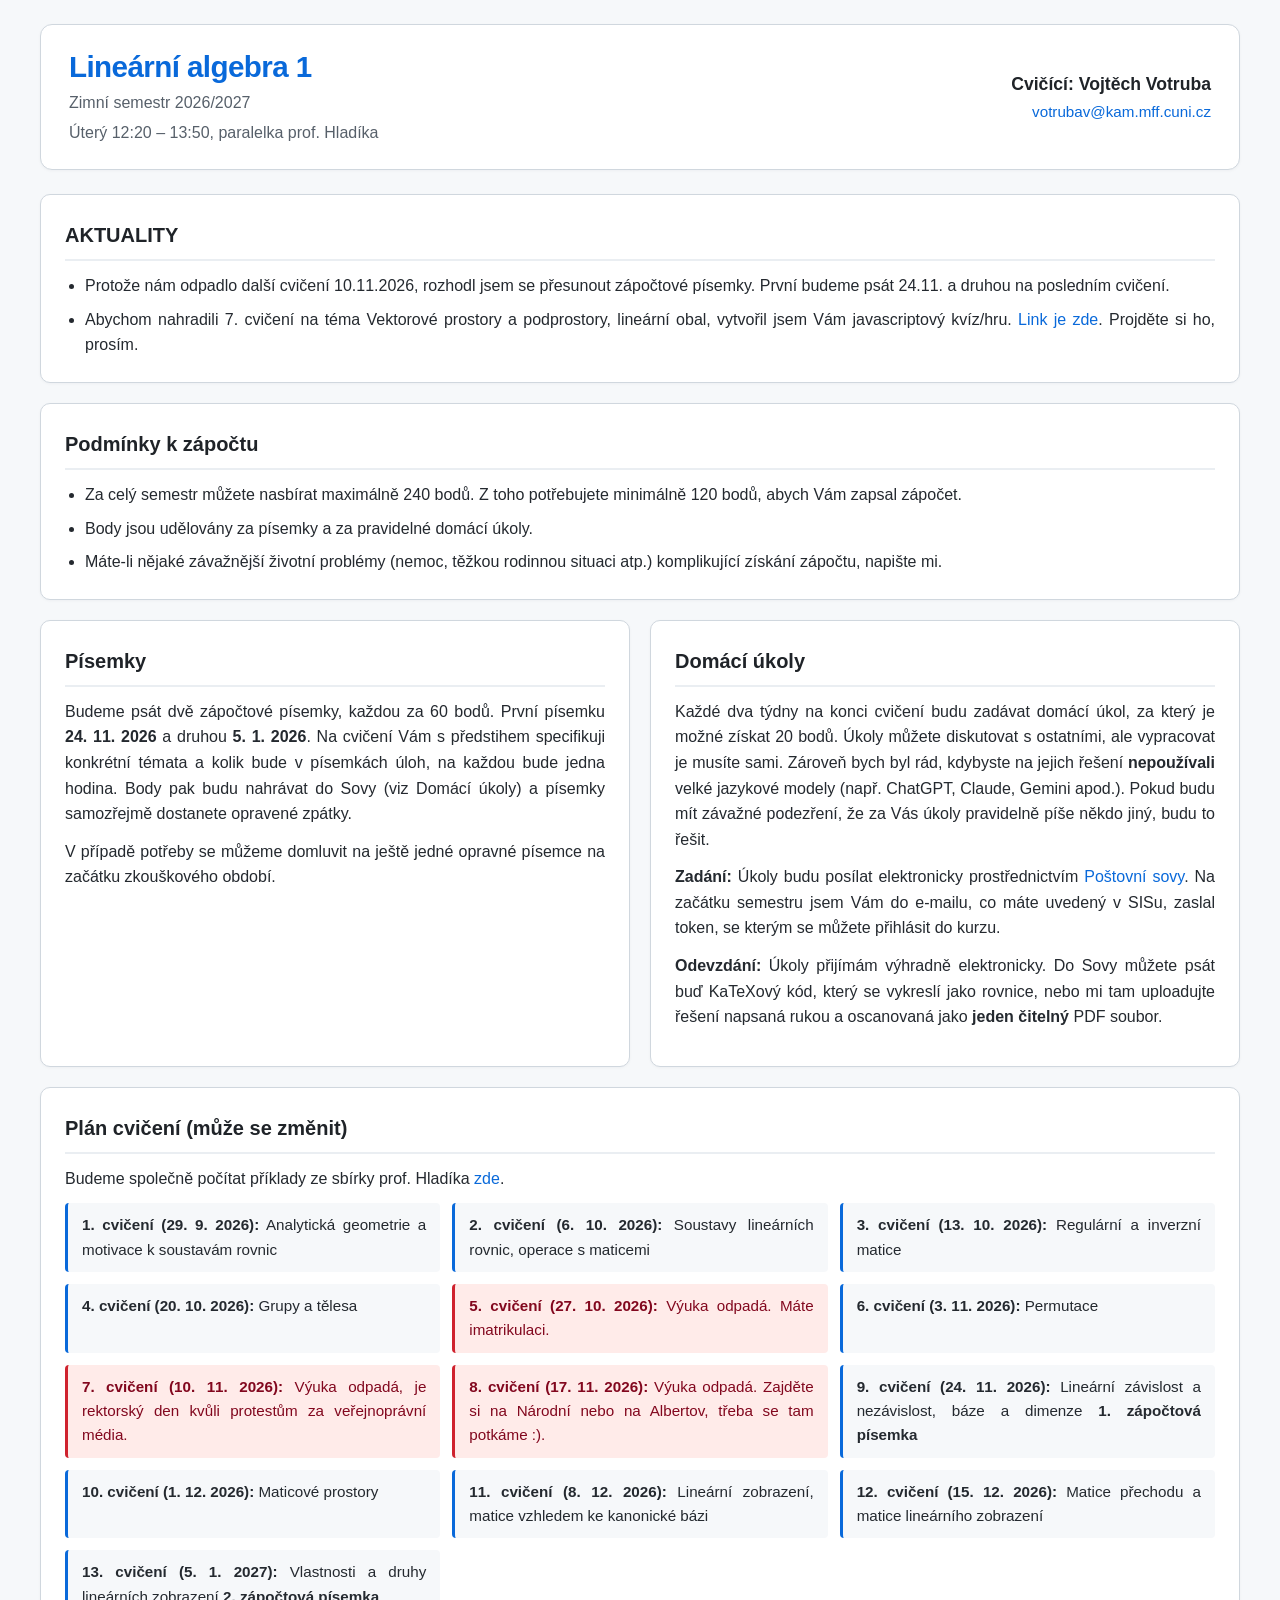
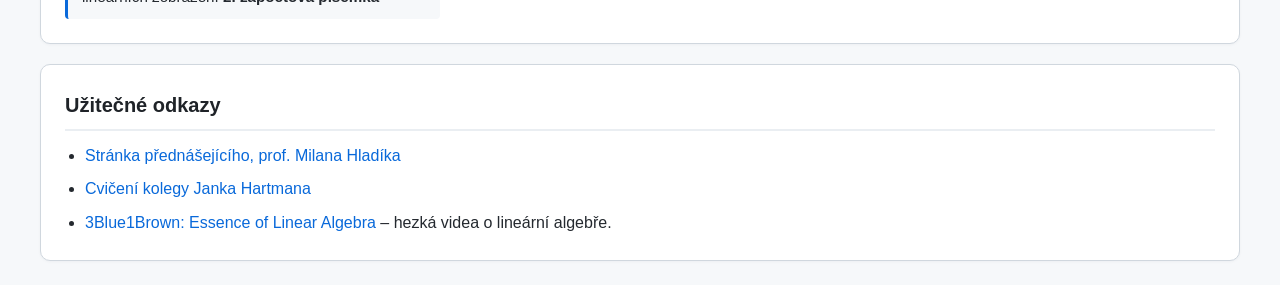
<file: index.html>
<!DOCTYPE html>
<html lang="cs">
<head>
  <meta charset="UTF-8">
  <meta name="viewport" content="width=device-width, initial-scale=1.0">
  <title>LA 1 (2026/2027)</title>
  <link rel="icon" type="image/x-icon" href="public/favicon.ico">
  <link rel="stylesheet" href="public/style.css">
</head>
<body>

  <div class="page-container">
    
    <header class="page-header">
      <div class="header-title">
        <h1>Lineární algebra 1</h1>
        <p class="semester-tag">Zimní semestr 2026/2027</p>
        <p class="semester-tag">Úterý 12:20 – 13:50, paralelka prof. Hladíka</p>
      </div>

      <div class="header-profile">
        <div class="profile-details">
          <span class="instructor-name">Cvičící: Vojtěch Votruba</span>
          <a href="mailto:votrubav@kam.mff.cuni.cz" class="instructor-mail">votrubav@kam.mff.cuni.cz</a>
        </div>
      </div>
    </header>

    <main class="content-grid">

      <section class="card span-full">
        <h2>AKTUALITY</h2>
        <ul>
          <li>Protože nám odpadlo další cvičení 10.11.2026, rozhodl jsem se přesunout zápočtové písemky. První budeme psát 24.11. a druhou na posledním cvičení.</li>
          <li>Abychom nahradili 7. cvičení na téma Vektorové prostory a podprostory, lineární obal, vytvořil jsem Vám javascriptový kvíz/hru. <a href="/hra.html">Link je zde</a>. Projděte si ho, prosím.</li>
        </ul>
      </section>

      <section class="card span-full">
        <h2>Podmínky k zápočtu</h2>
        <ul>
          <li>Za celý semestr můžete nasbírat maximálně 240 bodů. Z toho potřebujete minimálně 120 bodů, abych Vám zapsal zápočet.</li>
          <li>Body jsou udělovány za písemky a za pravidelné domácí úkoly.</li>
          <li>Máte-li nějaké závažnější životní problémy (nemoc, těžkou rodinnou situaci atp.) komplikující získání zápočtu, napište mi.</li>
        </ul>
      </section>

      <section class="card">
        <h2>Písemky</h2>
        <p>Budeme psát dvě zápočtové písemky, každou za 60 bodů. První písemku <strong>24. 11. 2026</strong> a druhou <strong>5. 1. 2026</strong>. Na cvičení Vám s předstihem specifikuji konkrétní témata a kolik bude v písemkách úloh, na každou bude jedna hodina. Body pak budu nahrávat do Sovy (viz Domácí úkoly) a písemky samozřejmě dostanete opravené zpátky.</p>
        <p>V případě potřeby se můžeme domluvit na ještě jedné opravné písemce na začátku zkouškového období.</p>
      </section>

      <section class="card">
        <h2>Domácí úkoly</h2>
        <p>Každé dva týdny na konci cvičení budu zadávat domácí úkol, za který je možné získat 20 bodů. Úkoly můžete diskutovat s ostatními, ale vypracovat je musíte sami. Zároveň bych byl rád, kdybyste na jejich řešení <strong>nepoužívali</strong> velké jazykové modely (např. ChatGPT, Claude, Gemini apod.). Pokud budu mít závažné podezření, že za Vás úkoly pravidelně píše někdo jiný, budu to řešit.</p>
        <p><strong>Zadání:</strong> Úkoly budu posílat elektronicky prostřednictvím <a href="https://owl.mff.cuni.cz/" target="_blank" rel="noopener">Poštovní sovy</a>. Na začátku semestru jsem Vám do e-mailu, co máte uvedený v SISu, zaslal token, se kterým se můžete přihlásit do kurzu.</p>
        <p><strong>Odevzdání:</strong> Úkoly přijímám výhradně elektronicky. Do Sovy můžete psát buď KaTeXový kód, který se vykreslí jako rovnice, nebo mi tam uploadujte řešení napsaná rukou a oscanovaná jako <strong>jeden čitelný</strong> PDF soubor.</p>
      </section>

      <section class="card span-full">
        <h2>Plán cvičení (může se změnit)</h2>
        <p>Budeme společně počítat příklady ze sbírky prof. Hladíka <a href="https://kam.mff.cuni.cz/~hladik/LA1/cv_la_zadani.pdf" target="_blank" rel="noopener">zde</a>.</p>
        <div class="syllabus-list">
          <div class="syllabus-item">
            <strong>1. cvičení (29. 9. 2026):</strong> Analytická geometrie a motivace k soustavám rovnic
          </div>
          <div class="syllabus-item">
            <strong>2. cvičení (6. 10. 2026):</strong> Soustavy lineárních rovnic, operace s maticemi
          </div>
          <div class="syllabus-item">
            <strong>3. cvičení (13. 10. 2026):</strong> Regulární a inverzní matice
          </div>
          <div class="syllabus-item">
            <strong>4. cvičení (20. 10. 2026):</strong> Grupy a tělesa
          </div>
          <div class="syllabus-item syllabus-holiday">
            <strong>5. cvičení (27. 10. 2026):</strong> Výuka odpadá. Máte imatrikulaci.
          </div>
          <div class="syllabus-item">
            <strong>6. cvičení (3. 11. 2026):</strong> Permutace
          </div>
          <div class="syllabus-item syllabus-holiday">
            <strong>7. cvičení (10. 11. 2026):</strong> Výuka odpadá, je rektorský den kvůli protestům za veřejnoprávní média.
          </div>
          <div class="syllabus-item syllabus-holiday">
            <strong>8. cvičení (17. 11. 2026):</strong> Výuka odpadá. Zajděte si na Národní nebo na Albertov, třeba se tam potkáme :).
          </div>
          <div class="syllabus-item">
            <strong>9. cvičení (24. 11. 2026):</strong>  Lineární závislost a nezávislost, báze a dimenze <strong>1. zápočtová písemka</strong>
          </div>
          <div class="syllabus-item">
            <strong>10. cvičení (1. 12. 2026):</strong> Maticové prostory
          </div>
          <div class="syllabus-item">
            <strong>11. cvičení (8. 12. 2026):</strong> Lineární zobrazení, matice vzhledem ke kanonické bázi
          </div>
          <div class="syllabus-item">
            <strong>12. cvičení (15. 12. 2026):</strong> Matice přechodu a matice lineárního zobrazení 
          </div>
          <div class="syllabus-item">
            <strong>13. cvičení (5. 1. 2027):</strong> Vlastnosti a druhy lineárních zobrazení <strong>2. zápočtová písemka</strong>
          </div>
        </div>
      </section>

      <section class="card span-full" id="odkazy">
        <h2>Užitečné odkazy</h2>
        <ul class="links-list">
          <li><a href="https://kam.mff.cuni.cz/~hladik/LA/" target="_blank" rel="noopener">Stránka přednášejícího, prof. Milana Hladíka</a></li>
          <li><a href="https://kam.mff.cuni.cz/~hartmaj/teaching/2627/la1/about.html" target="_blank" rel="noopener">Cvičení kolegy Janka Hartmana</a></li>
          <li><a href="https://www.youtube.com/playlist?list=PLZHQObOWTQDPD3MizzM2xVFitgF8hE_ab" target="_blank" rel="noopener">3Blue1Brown: Essence of Linear Algebra</a> – hezká videa o lineární algebře.</li>
        </ul>
      </section>

    </main>

  </div>

</body>
</html>
</file>
<file: public/style.css>
/* Reset */
*, *::before, *::after {
box-sizing: border-box;
margin: 0;
padding: 0;
}

body {
font-family: -apple-system, BlinkMacSystemFont, "Segoe UI", Roboto, "Helvetica Neue", Arial, sans-serif;
line-height: 1.6;
color: #24292f;
background-color: #f6f8fa;
padding: 24px 20px;
}

/* Page container */
.page-container {
max-width: 1200px;
margin: 0 auto;
}

/* Header */
.page-header {
display: flex;
justify-content: space-between;
align-items: center;
gap: 20px;
padding: 24px 28px;
background: #ffffff;
border: 1px solid #d0d7de;
border-radius: 12px;
margin-bottom: 24px;
box-shadow: 0 1px 3px rgba(31, 35, 40, 0.04);
}

.header-title h1 {
font-size: 1.85rem;
font-weight: 700;
color: #0969da;
letter-spacing: -0.02em;
line-height: 1.25;
}

.semester-tag {
color: #57606a;
font-size: 1rem;
margin-top: 4px;
}

.header-profile {
display: flex;
align-items: center;
gap: 18px;
text-align: right;
flex-shrink: 0;
}

.profile-details {
display: flex;
flex-direction: column;
}

.instructor-name {
font-weight: 600;
font-size: 1.1rem;
color: #1f2328;
}

.instructor-mail {
color: #0969da;
text-decoration: none;
font-size: 0.95rem;
margin-top: 2px;
}

.instructor-mail:hover {
text-decoration: underline;
}

.profile-photo {
width: 96px;
height: 96px;
border-radius: 12px;
object-fit: cover;
border: 1px solid #d0d7de;
box-shadow: 0 1px 3px rgba(0, 0, 0, 0.08);
}

/* Content grid */
.content-grid {
display: grid;
grid-template-columns: repeat(2, 1fr);
gap: 20px;
}

/* Card */
.card {
background: #ffffff;
border: 1px solid #d0d7de;
border-radius: 10px;
padding: 24px;
box-shadow: 0 1px 3px rgba(31, 35, 40, 0.04);
text-align: justify;
hyphens: auto;
}

.card h2 {
font-size: 1.25rem;
color: #1f2328;
margin-bottom: 12px;
border-bottom: 2px solid #eaeef2;
padding-bottom: 8px;
text-align: left;
}

.card p {
margin-bottom: 12px;
}

.card ul, .card ol {
padding-left: 20px;
display: flex;
flex-direction: column;
gap: 8px;
}

.card a {
color: #0969da;
text-decoration: none;
}

.card a:hover {
text-decoration: underline;
}

.span-full {
grid-column: 1 / -1;
}

/* Syllabus */
.syllabus-list {
  display: grid;
  grid-template-columns: repeat(auto-fit, minmax(320px, 1fr));
  gap: 12px;
}

.syllabus-item {
padding: 10px 14px;
background-color: #f6f8fa;
border-left: 3px solid #0969da;
border-radius: 4px;
font-size: 0.95rem;
text-align: justify;
hyphens: auto;
}

.syllabus-item.syllabus-holiday {
  border-left-color: #cf222e;
  background-color: #ffebe9;
  color: #82071e;
}

/* Responsive */
@media (max-width: 760px) {
.page-header {
flex-direction: column;
align-items: flex-start;
}

.header-profile {
text-align: left;
flex-direction: row-reverse;
justify-content: flex-end;
}

.content-grid {
grid-template-columns: 1fr;
}
}
</file>
